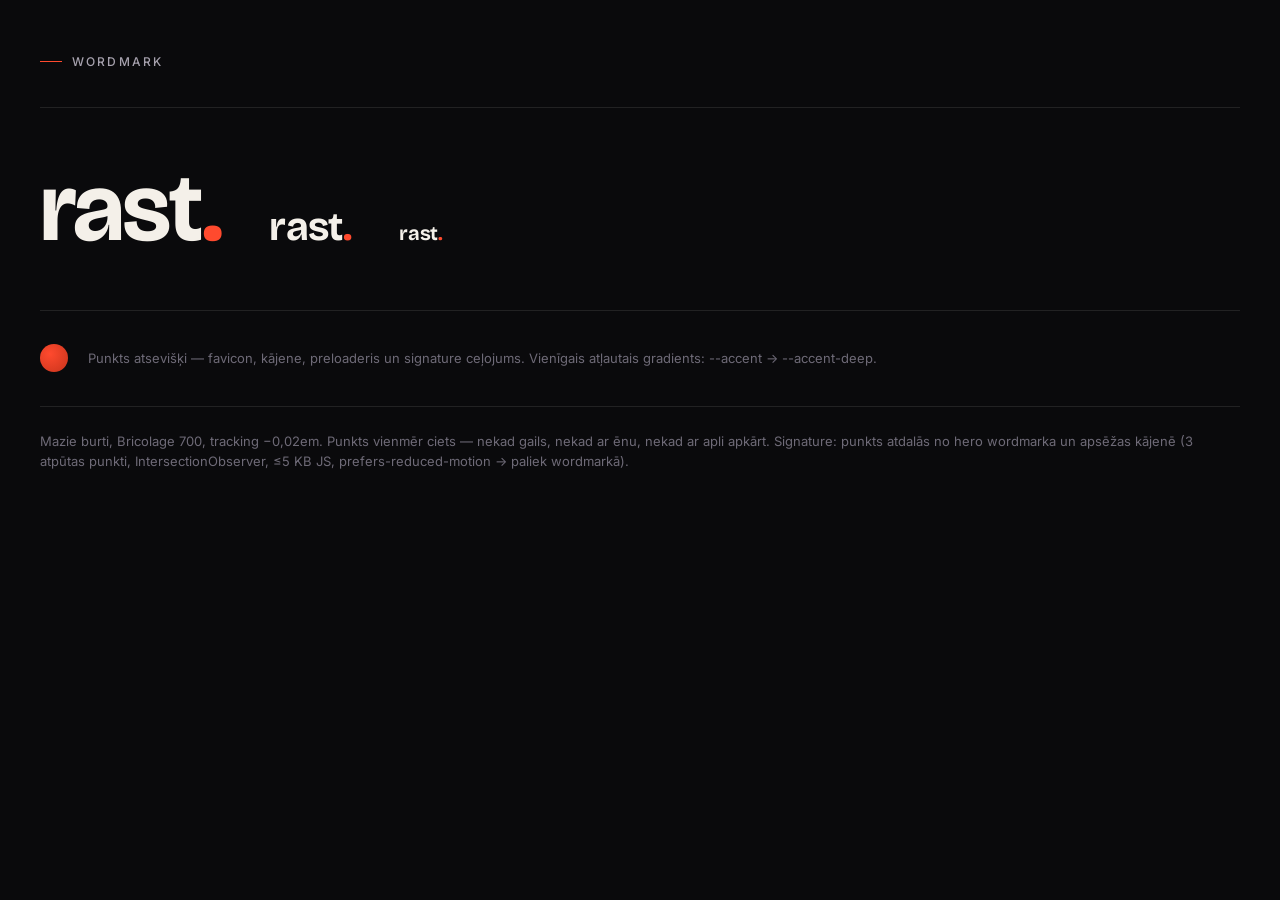
<file: design-system/brand/wordmark.html>
<!-- @dsCard group="Brand" name="Wordmark un punkts" subtitle="rast. — zīmola atoms" width="700" height="420" -->
<!doctype html>
<html lang="lv">
<head>
<meta charset="utf-8">
<meta name="viewport" content="width=device-width, initial-scale=1">
<link href="https://fonts.googleapis.com/css2?family=Bricolage+Grotesque:opsz,wght@12..96,500..700&family=Inter:wght@400;500;600&display=swap" rel="stylesheet">
<link rel="stylesheet" href="../rast.css">
<style>
  .wordmark-demo { display: flex; align-items: baseline; gap: 48px; flex-wrap: wrap; }
  .wm-xl { font-size: 96px; }
  .wm-md { font-size: 40px; }
  .wm-sm { font-size: 20px; }
  .dot-demo { display: flex; align-items: center; gap: 20px; }
  .dot-demo .brand-dot { width: 28px; height: 28px; }
</style>
</head>
<body class="ds-frame">
  <p class="eyebrow">Wordmark</p>
  <hr class="hairline">
  <div class="wordmark-demo">
    <span class="brand wm-xl">rast<span class="accent">.</span></span>
    <span class="brand wm-md">rast<span class="accent">.</span></span>
    <span class="brand wm-sm">rast<span class="accent">.</span></span>
  </div>
  <hr class="hairline">
  <div class="dot-demo">
    <span class="brand-dot"></span>
    <p class="ds-note">Punkts atsevišķi — favicon, kājene, preloaderis un signature ceļojums. Vienīgais atļautais gradients: --accent → --accent-deep.</p>
  </div>
  <hr class="hairline">
  <p class="ds-note">Mazie burti, Bricolage 700, tracking −0,02em. Punkts vienmēr ciets — nekad gails, nekad ar ēnu, nekad ar apli apkārt. Signature: punkts atdalās no hero wordmarka un apsēžas kājenē (3 atpūtas punkti, IntersectionObserver, ≤5 KB JS, prefers-reduced-motion → paliek wordmarkā).</p>
</body>
</html>
</file>
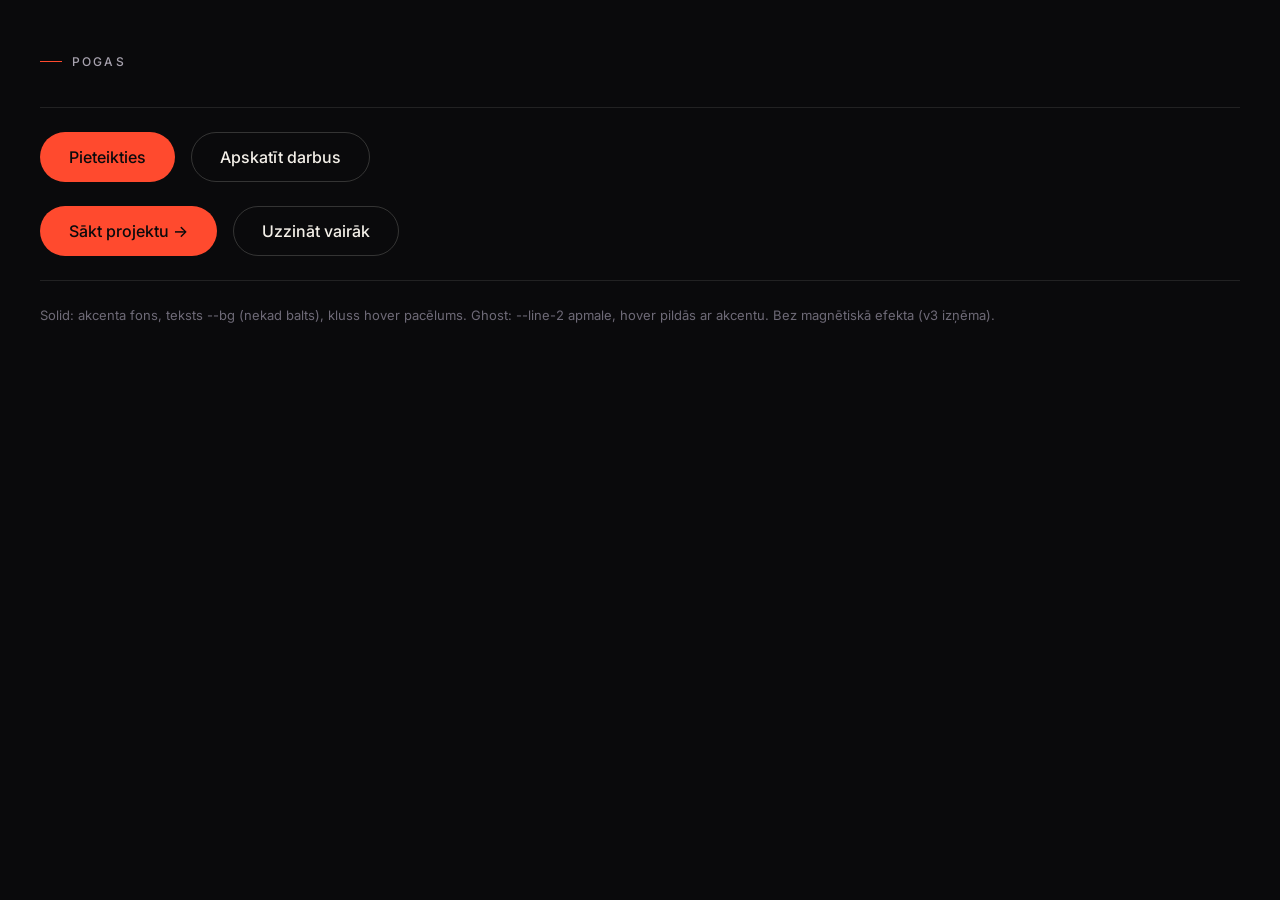
<file: design-system/components/buttons.html>
<!-- @dsCard group="Components" name="Pogas" subtitle="Solid / ghost, kapsulas 100px" width="700" height="360" -->
<!doctype html>
<html lang="lv">
<head>
<meta charset="utf-8">
<meta name="viewport" content="width=device-width, initial-scale=1">
<link href="https://fonts.googleapis.com/css2?family=Bricolage+Grotesque:opsz,wght@12..96,500..700&family=Inter:wght@400;500;600&display=swap" rel="stylesheet">
<link rel="stylesheet" href="../rast.css">
</head>
<body class="ds-frame">
  <p class="eyebrow">Pogas</p>
  <hr class="hairline">
  <div class="ds-stack">
    <div class="ds-row">
      <a class="btn btn--solid" href="#">Pieteikties</a>
      <a class="btn btn--ghost" href="#">Apskatīt darbus</a>
    </div>
    <div class="ds-row">
      <a class="btn btn--solid" href="#">Sākt projektu →</a>
      <a class="btn btn--ghost" href="#">Uzzināt vairāk</a>
    </div>
  </div>
  <hr class="hairline">
  <p class="ds-note">Solid: akcenta fons, teksts --bg (nekad balts), kluss hover pacēlums. Ghost: --line-2 apmale, hover pildās ar akcentu. Bez magnētiskā efekta (v3 izņēma).</p>
</body>
</html>
</file>
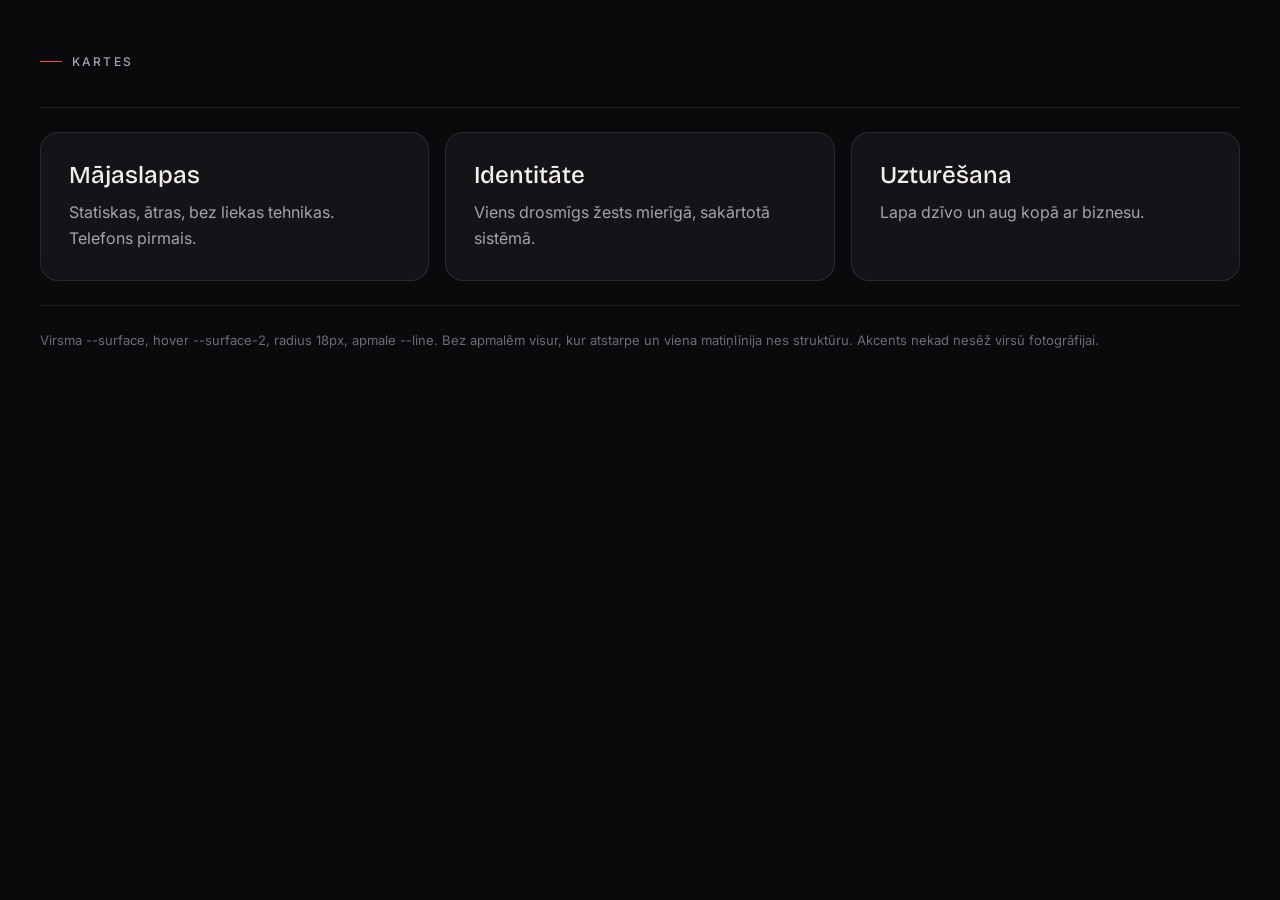
<file: design-system/components/cards.html>
<!-- @dsCard group="Components" name="Kartes" subtitle="Surface / surface-2, radius 18px" width="900" height="420" -->
<!doctype html>
<html lang="lv">
<head>
<meta charset="utf-8">
<meta name="viewport" content="width=device-width, initial-scale=1">
<link href="https://fonts.googleapis.com/css2?family=Bricolage+Grotesque:opsz,wght@12..96,500..700&family=Inter:wght@400;500;600&display=swap" rel="stylesheet">
<link rel="stylesheet" href="../rast.css">
<style>
  .grid { display: grid; grid-template-columns: repeat(auto-fit, minmax(240px, 1fr)); gap: 16px; }
  .card p.body-text { color: var(--ink-dim); margin-top: 10px; }
</style>
</head>
<body class="ds-frame">
  <p class="eyebrow">Kartes</p>
  <hr class="hairline">
  <div class="grid">
    <div class="card">
      <p class="card-lead">Mājaslapas</p>
      <p class="body-text">Statiskas, ātras, bez liekas tehnikas. Telefons pirmais.</p>
    </div>
    <div class="card">
      <p class="card-lead">Identitāte</p>
      <p class="body-text">Viens drosmīgs žests mierīgā, sakārtotā sistēmā.</p>
    </div>
    <div class="card">
      <p class="card-lead">Uzturēšana</p>
      <p class="body-text">Lapa dzīvo un aug kopā ar biznesu.</p>
    </div>
  </div>
  <hr class="hairline">
  <p class="ds-note">Virsma --surface, hover --surface-2, radius 18px, apmale --line. Bez apmalēm visur, kur atstarpe un viena matiņlīnija nes struktūru. Akcents nekad nesēž virsū fotogrāfijai.</p>
</body>
</html>
</file>
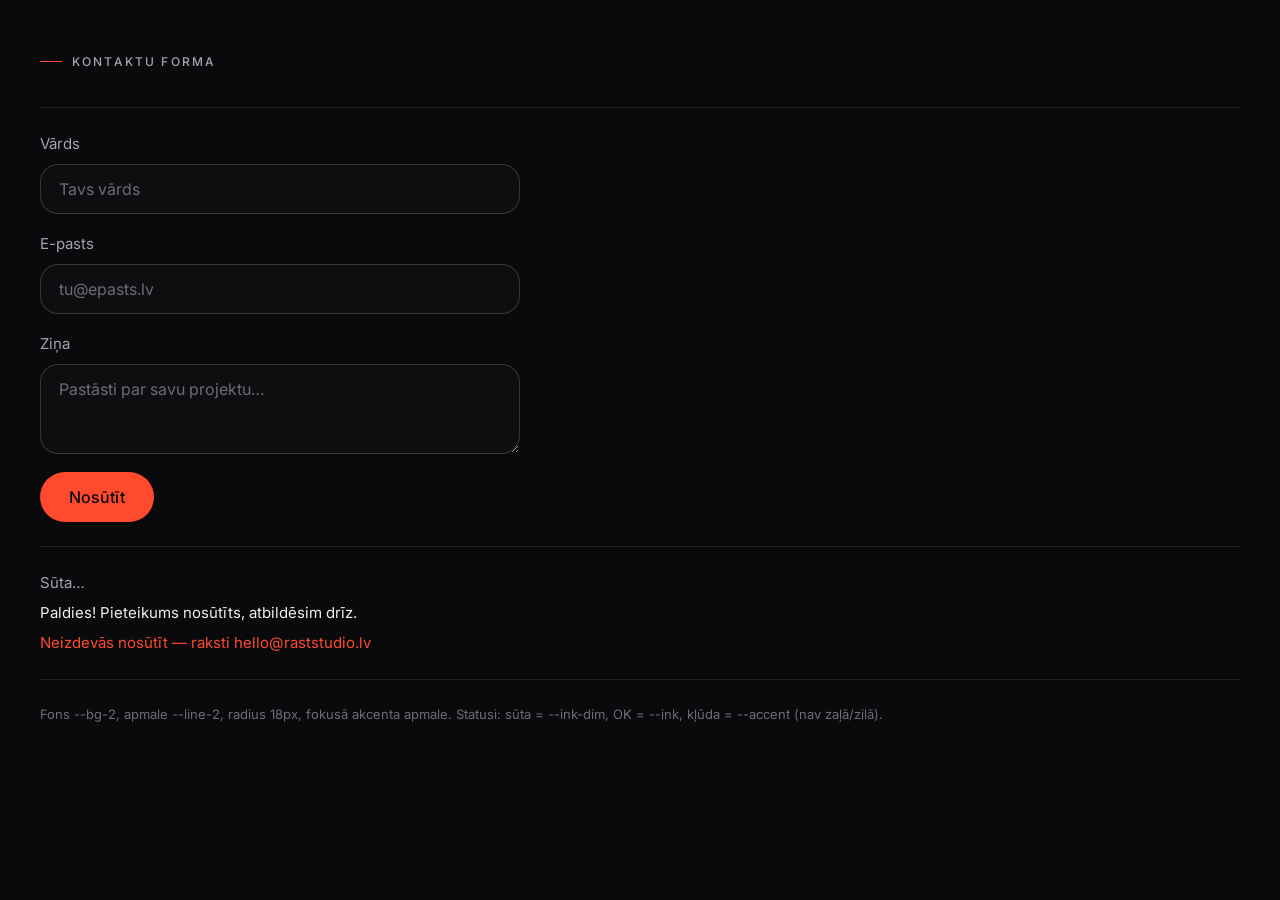
<file: design-system/components/forms.html>
<!-- @dsCard group="Components" name="Formas" subtitle="Lauki, fokuss, statusi" width="700" height="560" -->
<!doctype html>
<html lang="lv">
<head>
<meta charset="utf-8">
<meta name="viewport" content="width=device-width, initial-scale=1">
<link href="https://fonts.googleapis.com/css2?family=Bricolage+Grotesque:opsz,wght@12..96,500..700&family=Inter:wght@400;500;600&display=swap" rel="stylesheet">
<link rel="stylesheet" href="../rast.css">
<style>
  form { display: grid; gap: 18px; max-width: 480px; }
  .statuses { display: grid; gap: 6px; font-size: 15px; }
</style>
</head>
<body class="ds-frame">
  <p class="eyebrow">Kontaktu forma</p>
  <hr class="hairline">
  <form onsubmit="return false">
    <div class="field">
      <label for="name">Vārds</label>
      <input id="name" type="text" placeholder="Tavs vārds">
    </div>
    <div class="field">
      <label for="email">E-pasts</label>
      <input id="email" type="email" placeholder="tu@epasts.lv">
    </div>
    <div class="field">
      <label for="msg">Ziņa</label>
      <textarea id="msg" rows="3" placeholder="Pastāsti par savu projektu…"></textarea>
    </div>
    <div><button class="btn btn--solid" type="submit">Nosūtīt</button></div>
  </form>
  <hr class="hairline">
  <div class="statuses">
    <span class="form-status--sending">Sūta…</span>
    <span class="form-status--ok">Paldies! Pieteikums nosūtīts, atbildēsim drīz.</span>
    <span class="form-status--error">Neizdevās nosūtīt — raksti hello@raststudio.lv</span>
  </div>
  <hr class="hairline">
  <p class="ds-note">Fons --bg-2, apmale --line-2, radius 18px, fokusā akcenta apmale. Statusi: sūta = --ink-dim, OK = --ink, kļūda = --accent (nav zaļā/zilā).</p>
</body>
</html>
</file>
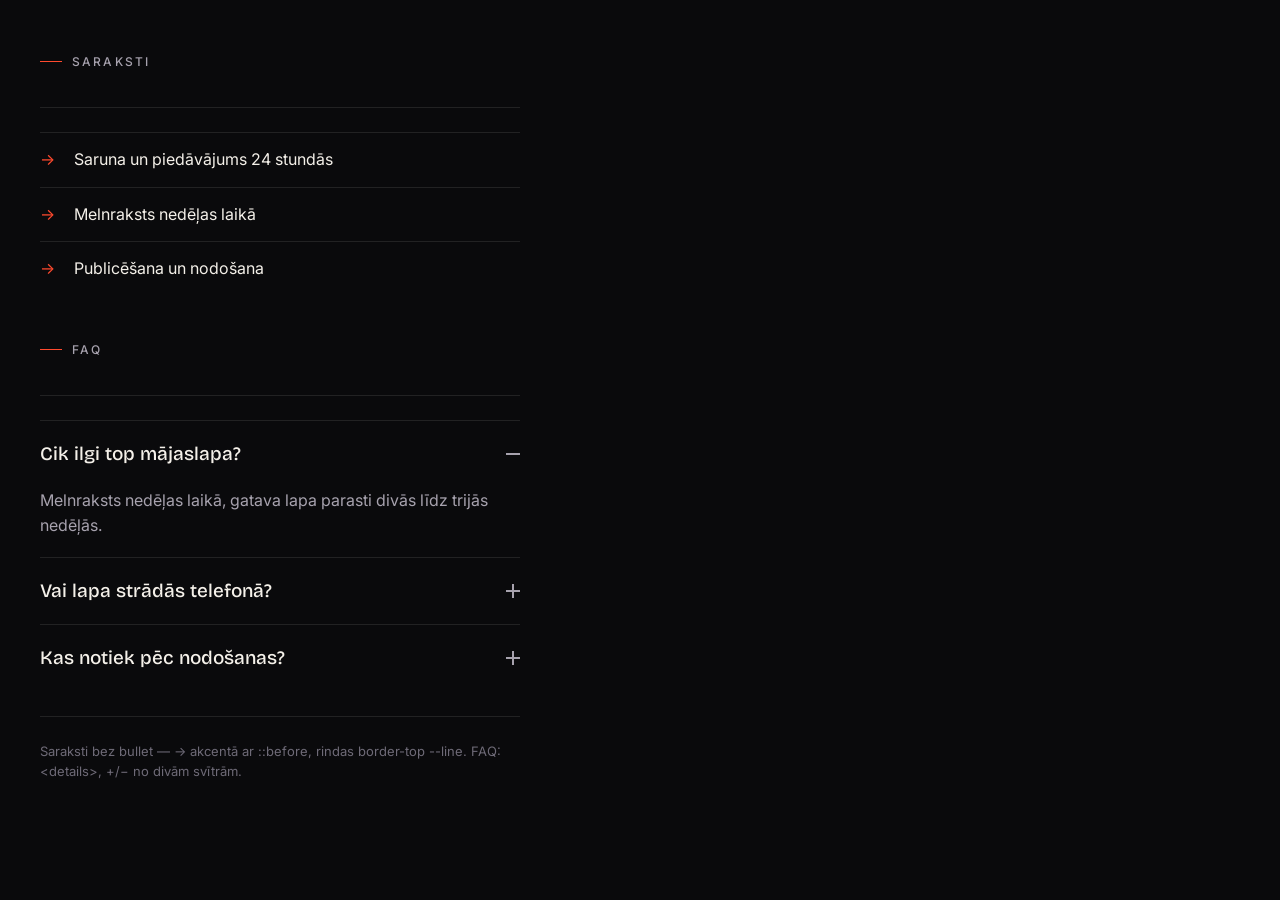
<file: design-system/components/lists-faq.html>
<!-- @dsCard group="Components" name="Saraksti un FAQ" subtitle="Bultu saraksts, details/summary" width="700" height="560" -->
<!doctype html>
<html lang="lv">
<head>
<meta charset="utf-8">
<meta name="viewport" content="width=device-width, initial-scale=1">
<link href="https://fonts.googleapis.com/css2?family=Bricolage+Grotesque:opsz,wght@12..96,500..700&family=Inter:wght@400;500;600&display=swap" rel="stylesheet">
<link rel="stylesheet" href="../rast.css">
<style>body { max-width: 560px; }</style>
</head>
<body class="ds-frame">
  <p class="eyebrow">Saraksti</p>
  <hr class="hairline">
  <ul class="arrow-list">
    <li>Saruna un piedāvājums 24 stundās</li>
    <li>Melnraksts nedēļas laikā</li>
    <li>Publicēšana un nodošana</li>
  </ul>
  <div style="height:32px"></div>
  <p class="eyebrow">FAQ</p>
  <hr class="hairline">
  <details class="faq" open>
    <summary>Cik ilgi top mājaslapa?</summary>
    <p>Melnraksts nedēļas laikā, gatava lapa parasti divās līdz trijās nedēļās.</p>
  </details>
  <details class="faq">
    <summary>Vai lapa strādās telefonā?</summary>
    <p>Telefons ir pirmais — ar mobilo skatu sākam, ne beidzam.</p>
  </details>
  <details class="faq">
    <summary>Kas notiek pēc nodošanas?</summary>
    <p>Lapa paliek tava. Ja vajag, palīdzam ar uzturēšanu un izaugsmi.</p>
  </details>
  <hr class="hairline">
  <p class="ds-note">Saraksti bez bullet — → akcentā ar ::before, rindas border-top --line. FAQ: &lt;details&gt;, +/− no divām svītrām.</p>
</body>
</html>
</file>
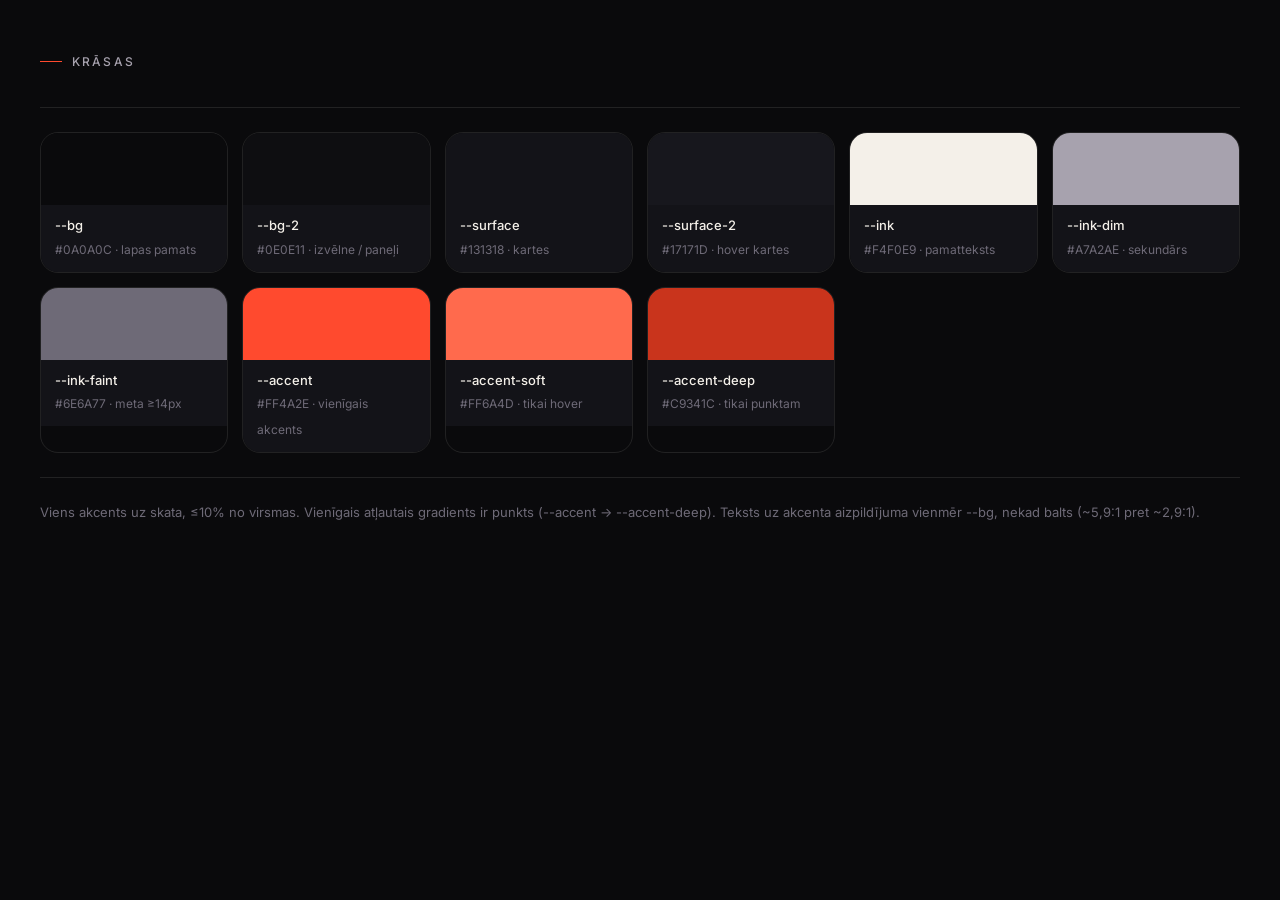
<file: design-system/foundations/colors.html>
<!-- @dsCard group="Colors" name="Krāsu palete" subtitle="Foni, tinte, vermilions, līnijas" width="900" height="640" -->
<!doctype html>
<html lang="lv">
<head>
<meta charset="utf-8">
<meta name="viewport" content="width=device-width, initial-scale=1">
<link href="https://fonts.googleapis.com/css2?family=Bricolage+Grotesque:opsz,wght@12..96,500..700&family=Inter:wght@400;500;600&display=swap" rel="stylesheet">
<link rel="stylesheet" href="../rast.css">
<style>
  .swatches { display: grid; grid-template-columns: repeat(auto-fill, minmax(180px, 1fr)); gap: 14px; }
  .swatch { border: 1px solid var(--line); border-radius: var(--radius); overflow: hidden; }
  .swatch .chip { height: 72px; }
  .swatch .info { padding: 10px 14px; background: var(--surface); }
  .swatch .info b { display: block; font-size: 13px; font-weight: 500; }
  .swatch .info span { font-size: 12px; color: var(--ink-faint); }
</style>
</head>
<body class="ds-frame">
  <p class="eyebrow">Krāsas</p>
  <hr class="hairline">
  <div class="swatches">
    <div class="swatch"><div class="chip" style="background:#0A0A0C"></div><div class="info"><b>--bg</b><span>#0A0A0C · lapas pamats</span></div></div>
    <div class="swatch"><div class="chip" style="background:#0E0E11"></div><div class="info"><b>--bg-2</b><span>#0E0E11 · izvēlne / paneļi</span></div></div>
    <div class="swatch"><div class="chip" style="background:#131318"></div><div class="info"><b>--surface</b><span>#131318 · kartes</span></div></div>
    <div class="swatch"><div class="chip" style="background:#17171D"></div><div class="info"><b>--surface-2</b><span>#17171D · hover kartes</span></div></div>
    <div class="swatch"><div class="chip" style="background:#F4F0E9"></div><div class="info"><b>--ink</b><span>#F4F0E9 · pamatteksts</span></div></div>
    <div class="swatch"><div class="chip" style="background:#A7A2AE"></div><div class="info"><b>--ink-dim</b><span>#A7A2AE · sekundārs</span></div></div>
    <div class="swatch"><div class="chip" style="background:#6E6A77"></div><div class="info"><b>--ink-faint</b><span>#6E6A77 · meta ≥14px</span></div></div>
    <div class="swatch"><div class="chip" style="background:#FF4A2E"></div><div class="info"><b>--accent</b><span>#FF4A2E · vienīgais akcents</span></div></div>
    <div class="swatch"><div class="chip" style="background:#FF6A4D"></div><div class="info"><b>--accent-soft</b><span>#FF6A4D · tikai hover</span></div></div>
    <div class="swatch"><div class="chip" style="background:#C9341C"></div><div class="info"><b>--accent-deep</b><span>#C9341C · tikai punktam</span></div></div>
  </div>
  <hr class="hairline">
  <p class="ds-note">Viens akcents uz skata, ≤10% no virsmas. Vienīgais atļautais gradients ir punkts (--accent → --accent-deep). Teksts uz akcenta aizpildījuma vienmēr --bg, nekad balts (~5,9:1 pret ~2,9:1).</p>
</body>
</html>
</file>
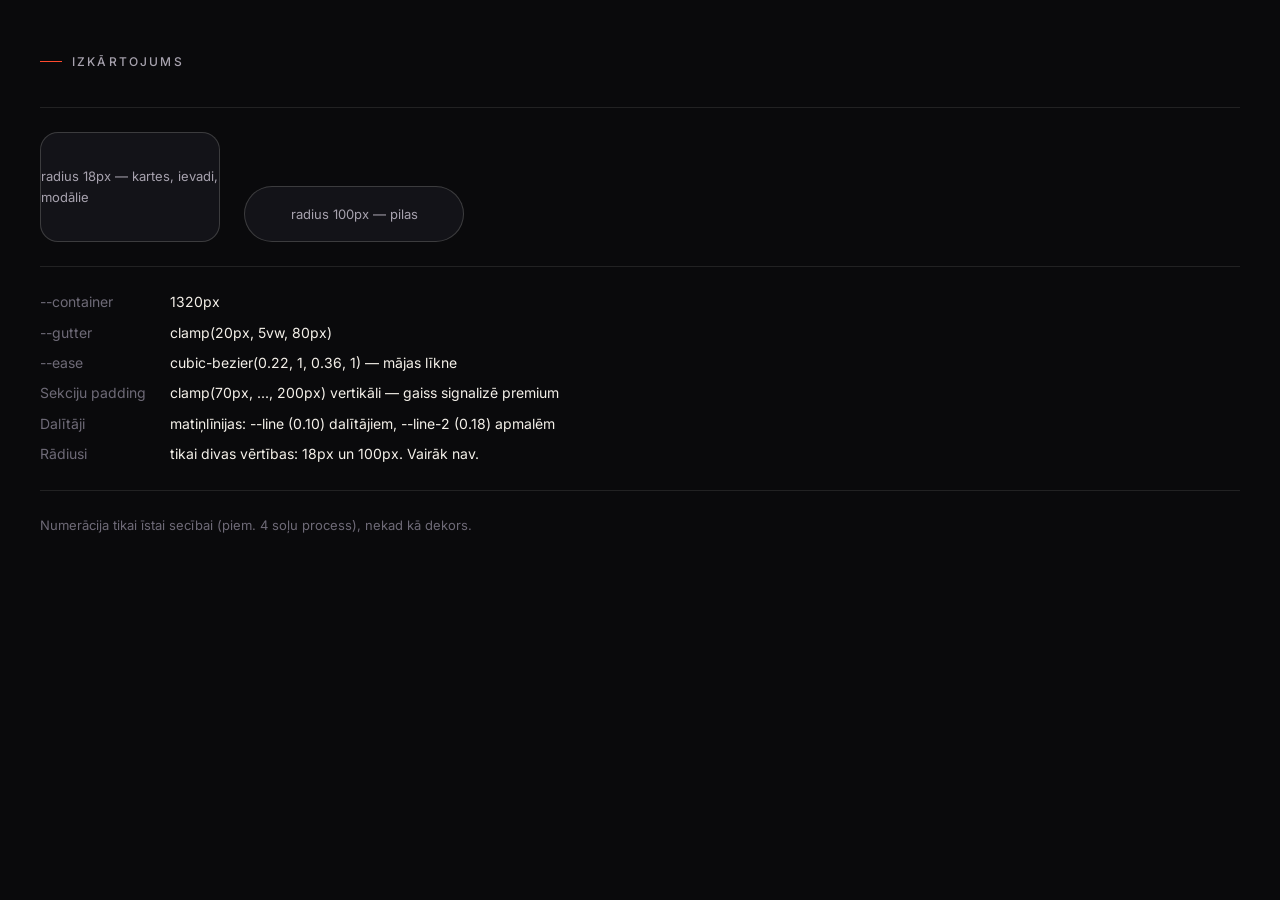
<file: design-system/foundations/layout.html>
<!-- @dsCard group="Spacing" name="Izkārtojums un rādiusi" subtitle="Container, gutter, divi rādiusi, matiņlīnijas" width="900" height="520" -->
<!doctype html>
<html lang="lv">
<head>
<meta charset="utf-8">
<meta name="viewport" content="width=device-width, initial-scale=1">
<link href="https://fonts.googleapis.com/css2?family=Bricolage+Grotesque:opsz,wght@12..96,500..700&family=Inter:wght@400;500;600&display=swap" rel="stylesheet">
<link rel="stylesheet" href="../rast.css">
<style>
  .demo { display: flex; flex-wrap: wrap; gap: 24px; align-items: flex-end; }
  .box { background: var(--surface); border: 1px solid var(--line-2); display: grid; place-items: center; color: var(--ink-dim); font-size: 13px; }
  .r18 { width: 180px; height: 110px; border-radius: 18px; }
  .r100 { width: 220px; height: 56px; border-radius: 100px; }
  dl { display: grid; grid-template-columns: auto 1fr; gap: 8px 24px; margin: 0; font-size: 14px; }
  dt { color: var(--ink-faint); }
  dd { margin: 0; }
</style>
</head>
<body class="ds-frame">
  <p class="eyebrow">Izkārtojums</p>
  <hr class="hairline">
  <div class="demo">
    <div class="box r18">radius 18px — kartes, ievadi, modālie</div>
    <div class="box r100">radius 100px — pilas</div>
  </div>
  <hr class="hairline">
  <dl>
    <dt>--container</dt><dd>1320px</dd>
    <dt>--gutter</dt><dd>clamp(20px, 5vw, 80px)</dd>
    <dt>--ease</dt><dd>cubic-bezier(0.22, 1, 0.36, 1) — mājas līkne</dd>
    <dt>Sekciju padding</dt><dd>clamp(70px, ..., 200px) vertikāli — gaiss signalizē premium</dd>
    <dt>Dalītāji</dt><dd>matiņlīnijas: --line (0.10) dalītājiem, --line-2 (0.18) apmalēm</dd>
    <dt>Rādiusi</dt><dd>tikai divas vērtības: 18px un 100px. Vairāk nav.</dd>
  </dl>
  <hr class="hairline">
  <p class="ds-note">Numerācija tikai īstai secībai (piem. 4 soļu process), nekad kā dekors.</p>
</body>
</html>
</file>
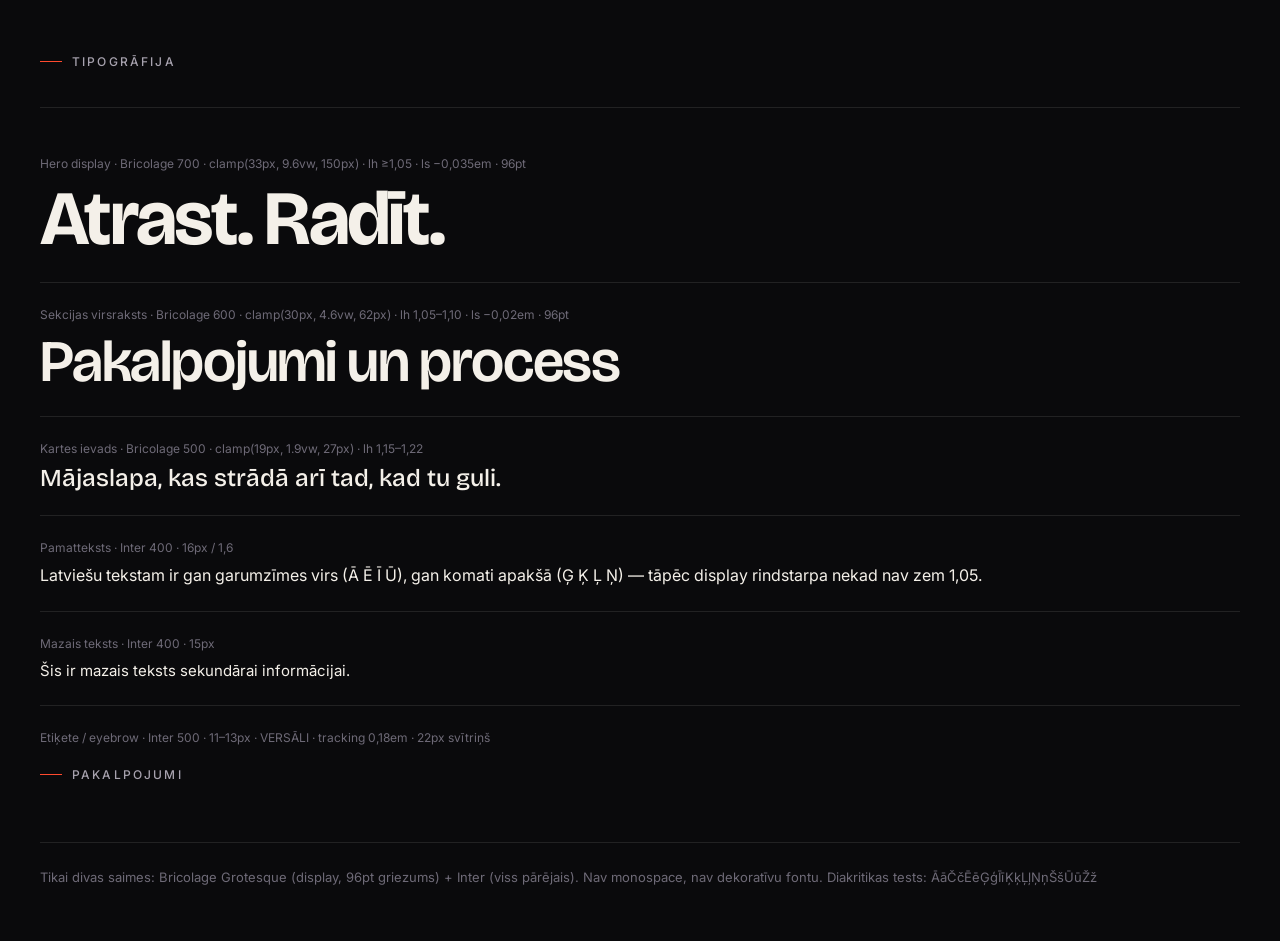
<file: design-system/foundations/type.html>
<!-- @dsCard group="Type" name="Tipogrāfijas skala" subtitle="Bricolage Grotesque + Inter, v3 skala" width="900" height="720" -->
<!doctype html>
<html lang="lv">
<head>
<meta charset="utf-8">
<meta name="viewport" content="width=device-width, initial-scale=1">
<link href="https://fonts.googleapis.com/css2?family=Bricolage+Grotesque:opsz,wght@12..96,500..700&family=Inter:wght@400;500;600&display=swap" rel="stylesheet">
<link rel="stylesheet" href="../rast.css">
<style>
  .spec { font-size: 12px; color: var(--ink-faint); margin: 0 0 6px; }
  .row { padding: 22px 0; border-top: 1px solid var(--line); }
  .row:first-of-type { border-top: 0; }
  .hero-demo { font-size: clamp(33px, 6vw, 84px); }
</style>
</head>
<body class="ds-frame">
  <p class="eyebrow">Tipogrāfija</p>
  <hr class="hairline">

  <div class="row">
    <p class="spec">Hero display · Bricolage 700 · clamp(33px, 9.6vw, 150px) · lh ≥1,05 · ls −0,035em · 96pt</p>
    <h1 class="hero-display hero-demo">Atrast. Radīt.</h1>
  </div>

  <div class="row">
    <p class="spec">Sekcijas virsraksts · Bricolage 600 · clamp(30px, 4.6vw, 62px) · lh 1,05–1,10 · ls −0,02em · 96pt</p>
    <h2 class="section-title">Pakalpojumi un process</h2>
  </div>

  <div class="row">
    <p class="spec">Kartes ievads · Bricolage 500 · clamp(19px, 1.9vw, 27px) · lh 1,15–1,22</p>
    <p class="card-lead">Mājaslapa, kas strādā arī tad, kad tu guli.</p>
  </div>

  <div class="row">
    <p class="spec">Pamatteksts · Inter 400 · 16px / 1,6</p>
    <p class="body-text">Latviešu tekstam ir gan garumzīmes virs (Ā Ē Ī Ū), gan komati apakšā (Ģ Ķ Ļ Ņ) — tāpēc display rindstarpa nekad nav zem 1,05.</p>
  </div>

  <div class="row">
    <p class="spec">Mazais teksts · Inter 400 · 15px</p>
    <p class="small-text">Šis ir mazais teksts sekundārai informācijai.</p>
  </div>

  <div class="row">
    <p class="spec">Etiķete / eyebrow · Inter 500 · 11–13px · VERSĀLI · tracking 0,18em · 22px svītriņš</p>
    <p class="eyebrow">Pakalpojumi</p>
  </div>

  <hr class="hairline">
  <p class="ds-note">Tikai divas saimes: Bricolage Grotesque (display, 96pt griezums) + Inter (viss pārējais). Nav monospace, nav dekoratīvu fontu. Diakritikas tests: ĀāČčĒēĢģĪīĶķĻļŅņŠšŪūŽž</p>
</body>
</html>
</file>
<file: design-system/rast.css>
/* rast dizaina sistēma v3 — tokeni + komponenti
   Avots: .claude/skills/rast-design-system/tokens.md */

:root {
  --bg: #0A0A0C;
  --bg-2: #0E0E11;
  --surface: #131318;
  --surface-2: #17171D;

  --ink: #F4F0E9;
  --ink-dim: #A7A2AE;
  --ink-faint: #6E6A77;

  --accent: #FF4A2E;
  --accent-soft: #FF6A4D;
  --accent-deep: #C9341C;

  --bg-rgb: 10,10,12; --ink-rgb: 244,240,233; --accent-rgb: 255,74,46;
  --line: rgba(var(--ink-rgb), 0.10);
  --line-2: rgba(var(--ink-rgb), 0.18);

  --container: 1320px;
  --gutter: clamp(20px, 5vw, 80px);
  --ease: cubic-bezier(0.22, 1, 0.36, 1);
  --radius: 18px;
  --radius-pill: 100px;

  --font-display: 'Bricolage Grotesque', 'Inter', system-ui, sans-serif;
  --font-sans: 'Inter', system-ui, -apple-system, sans-serif;

  color-scheme: dark;
}

* { box-sizing: border-box; }

body {
  margin: 0;
  background: var(--bg);
  color: var(--ink);
  font-family: var(--font-sans);
  font-size: 16px;
  line-height: 1.6;
  font-weight: 400;
  -webkit-font-smoothing: antialiased;
}

::selection { background: var(--accent); color: var(--bg); }

:focus-visible { outline: 2px solid var(--accent); outline-offset: 2px; }

/* ---------- Tipogrāfija ---------- */

.hero-display {
  font-family: var(--font-display);
  font-weight: 700;
  font-size: clamp(33px, 9.6vw, 150px);
  line-height: 1.05;
  letter-spacing: -0.035em;
  font-optical-sizing: none;
  font-variation-settings: 'opsz' 96;
  margin: 0;
}

.section-title {
  font-family: var(--font-display);
  font-weight: 600;
  font-size: clamp(30px, 4.6vw, 62px);
  line-height: 1.08;
  letter-spacing: -0.02em;
  font-variation-settings: 'opsz' 96;
  margin: 0;
}

.card-lead {
  font-family: var(--font-display);
  font-weight: 500;
  font-size: clamp(19px, 1.9vw, 27px);
  line-height: 1.2;
  margin: 0;
}

.body-text { font-size: 16px; line-height: 1.6; margin: 0; }
.small-text { font-size: 15px; margin: 0; }
.meta-text { font-size: 14px; color: var(--ink-faint); margin: 0; }

/* Etiķete / eyebrow — Inter versāli + 22px vermiliona svītriņš */
.eyebrow {
  display: inline-flex;
  align-items: center;
  gap: 10px;
  font-family: var(--font-sans);
  font-weight: 500;
  font-size: 12px;
  letter-spacing: 0.18em;
  text-transform: uppercase;
  color: var(--ink-dim);
}
.eyebrow::before { content: ''; width: 22px; height: 1px; background: var(--accent); }

/* ---------- Wordmark ---------- */

.brand {
  font-family: var(--font-display);
  font-weight: 700;
  letter-spacing: -0.02em;
  color: var(--ink);
  text-decoration: none;
}
.brand .accent { color: var(--accent); }

/* Punkts kā atsevišķs elements (favicon / signature mērogam) */
.brand-dot {
  display: inline-block;
  width: 0.18em;
  height: 0.18em;
  border-radius: 50%;
  background: radial-gradient(circle at 35% 35%, var(--accent), var(--accent-deep));
}

/* ---------- Pogas ---------- */

.btn {
  display: inline-flex;
  align-items: center;
  gap: 8px;
  font-family: var(--font-sans);
  font-weight: 500;
  font-size: 16px;
  line-height: 1;
  padding: 16px 28px;
  border-radius: var(--radius-pill);
  border: 1px solid transparent;
  cursor: pointer;
  text-decoration: none;
  transition: transform 0.3s var(--ease), background 0.3s var(--ease),
    color 0.3s var(--ease), border-color 0.3s var(--ease);
}
.btn--solid { background: var(--accent); color: var(--bg); }
.btn--solid:hover { background: var(--accent-soft); transform: translateY(-2px); }
.btn--ghost { background: transparent; color: var(--ink); border-color: var(--line-2); }
.btn--ghost:hover { background: var(--accent); border-color: var(--accent); color: var(--bg); }

/* ---------- Kartes ---------- */

.card {
  background: var(--surface);
  border: 1px solid var(--line);
  border-radius: var(--radius);
  padding: 28px;
  transition: background 0.3s var(--ease), transform 0.3s var(--ease);
}
.card:hover { background: var(--surface-2); transform: translateY(-2px); }

/* ---------- Formas ---------- */

.field { display: grid; gap: 8px; }
.field label { font-size: 15px; color: var(--ink-dim); }
.field input,
.field textarea {
  background: var(--bg-2);
  border: 1px solid var(--line-2);
  border-radius: var(--radius);
  color: var(--ink);
  font-family: var(--font-sans);
  font-size: 16px;
  padding: 14px 18px;
  transition: border-color 0.3s var(--ease);
}
.field input:focus,
.field textarea:focus { outline: none; border-color: var(--accent); }
.field input::placeholder,
.field textarea::placeholder { color: var(--ink-faint); }

/* Formas statusi: sūta = --ink-dim, OK = --ink, kļūda = --accent */
.form-status--sending { color: var(--ink-dim); }
.form-status--ok { color: var(--ink); }
.form-status--error { color: var(--accent); }

/* ---------- Saraksti ---------- */

.arrow-list { list-style: none; margin: 0; padding: 0; }
.arrow-list li {
  position: relative;
  padding: 14px 0 14px 34px;
  border-top: 1px solid var(--line);
}
.arrow-list li::before {
  content: '→';
  position: absolute;
  left: 0;
  color: var(--accent);
}

/* ---------- FAQ ---------- */

.faq { border-top: 1px solid var(--line); }
.faq summary {
  display: flex;
  align-items: center;
  justify-content: space-between;
  gap: 16px;
  padding: 18px 0;
  cursor: pointer;
  list-style: none;
  font-family: var(--font-display);
  font-weight: 500;
  font-size: 19px;
}
.faq summary::-webkit-details-marker { display: none; }
.faq summary::after {
  content: '';
  flex: 0 0 auto;
  width: 14px;
  height: 14px;
  background:
    linear-gradient(var(--ink-dim), var(--ink-dim)) center / 14px 2px no-repeat,
    linear-gradient(var(--ink-dim), var(--ink-dim)) center / 2px 14px no-repeat;
  transition: transform 0.3s var(--ease);
}
.faq[open] summary::after {
  background: linear-gradient(var(--ink-dim), var(--ink-dim)) center / 14px 2px no-repeat;
}
.faq p { margin: 0 0 18px; color: var(--ink-dim); }

/* ---------- Palīgklases priekšskatījumiem ---------- */

.ds-frame { padding: 40px; min-height: 100%; }
.ds-row { display: flex; flex-wrap: wrap; gap: 16px; align-items: center; }
.ds-stack { display: grid; gap: 24px; }
.ds-note { font-size: 13px; color: var(--ink-faint); }
hr.hairline { border: 0; border-top: 1px solid var(--line); margin: 24px 0; }
</file>
